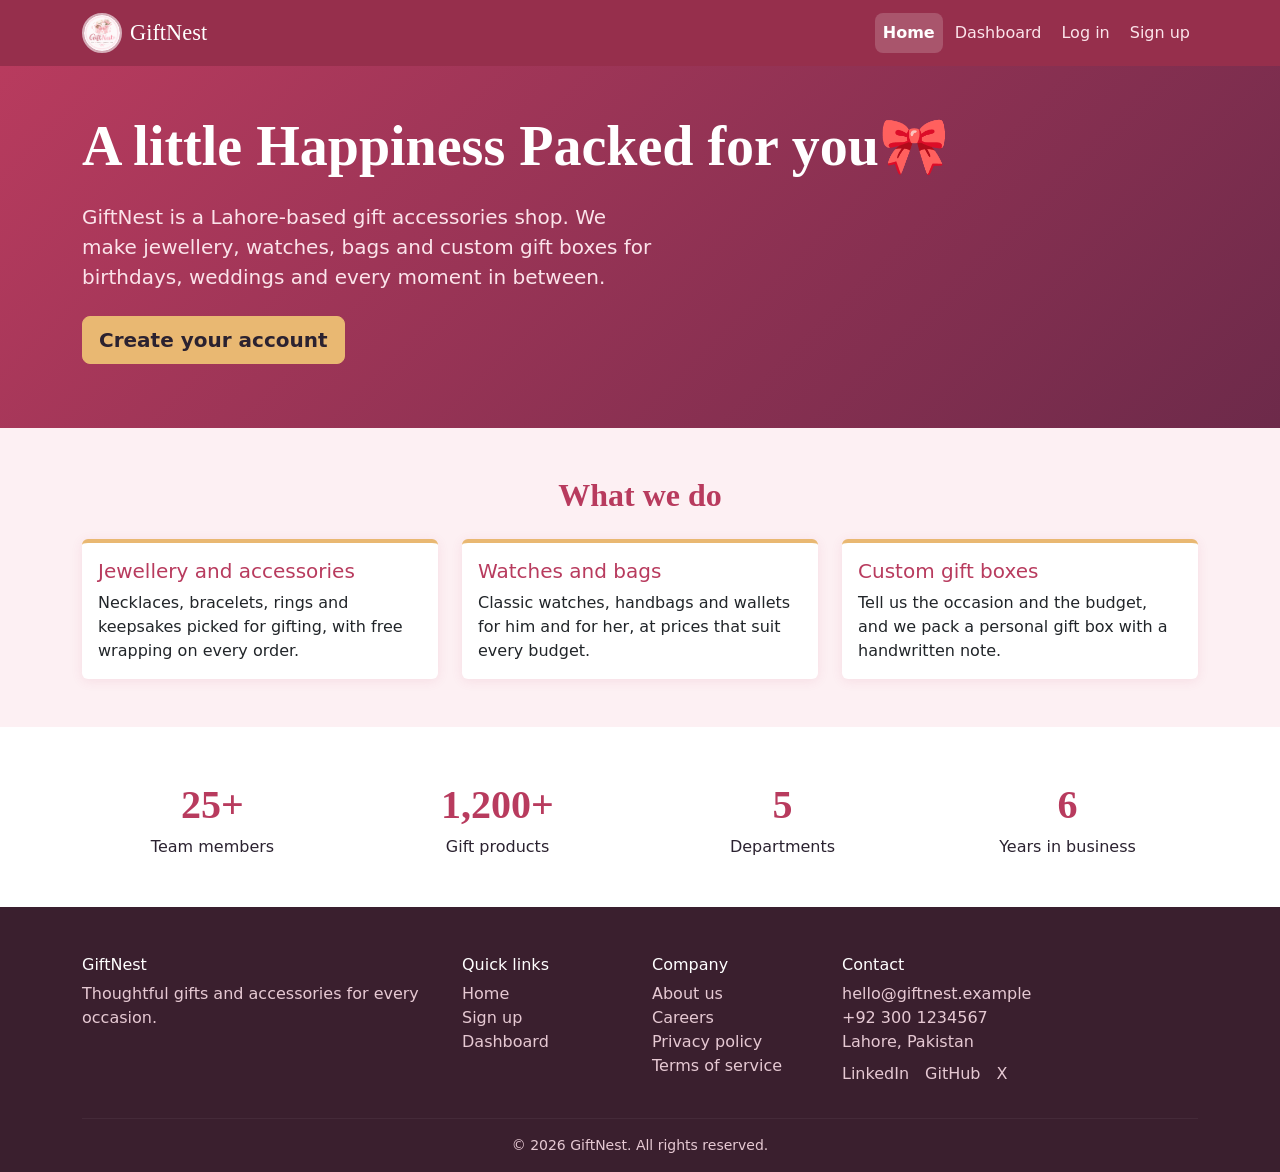
<file: index.html>
<!DOCTYPE html>
<html lang="en">
<head>
  <meta charset="UTF-8">
  <meta name="viewport" content="width=device-width, initial-scale=1">
  <title>Home | GiftNest</title>
  <link href="https://cdn.jsdelivr.net/npm/bootstrap@5.3.3/dist/css/bootstrap.min.css" rel="stylesheet">
  <link href="style.css" rel="stylesheet">
</head>
<body class="d-flex flex-column min-vh-100">

  <header>
    <nav class="navbar navbar-expand-lg navbar-gift">
      <div class="container">
        <a class="navbar-brand d-flex align-items-center gap-2" href="index.html">
         <img src="logo.png" alt="GiftNest logo" class="brand-logo"> GiftNest
        </a>
        <button class="navbar-toggler" type="button" data-bs-toggle="collapse" data-bs-target="#mainMenu" aria-controls="mainMenu" aria-expanded="false" aria-label="Toggle navigation">
          <span class="navbar-toggler-icon"></span>
        </button>
        <div class="collapse navbar-collapse" id="mainMenu">
          <ul class="navbar-nav ms-auto gap-lg-1">
            <li class="nav-item"><a class="nav-link active" aria-current="page" href="index.html">Home</a></li>
            <li class="nav-item"><a class="nav-link" href="dashboard.html">Dashboard</a></li>
            <li class="nav-item"><a class="nav-link" href="login.html">Log in</a></li>
            <li class="nav-item"><a class="nav-link" href="signup.html">Sign up</a></li>
          </ul>
        </div>
      </div>
    </nav>
  </header>

  <main class="flex-grow-1">

    <!-- Hero -->
    <section class="hero">
      <div class="container">
        <h1 class="display-4">A little Happiness Packed for you🎀 </h1>
        <p class="lead my-4">GiftNest is a Lahore-based gift accessories shop. We make jewellery, watches, bags and custom gift boxes for birthdays, weddings and every moment in between.</p>
        <a href="signup.html" class="btn btn-gold btn-lg">Create your account</a>
      </div>
    </section>

    <!-- Services -->
    <section class="py-5">
      <div class="container">
        <h2 class="section-title text-center mb-4">What we do</h2>
        <div class="row g-4">
          <div class="col-12 col-md-6 col-lg-4">
            <article class="card service-card h-100">
              <div class="card-body">
                <h3 class="card-title h5">Jewellery and accessories</h3>
                <p class="card-text">Necklaces, bracelets, rings and keepsakes picked for gifting, with free wrapping on every order.</p>
              </div>
            </article>
          </div>
          <div class="col-12 col-md-6 col-lg-4">
            <article class="card service-card h-100">
              <div class="card-body">
                <h3 class="card-title h5">Watches and bags</h3>
                <p class="card-text">Classic watches, handbags and wallets for him and for her, at prices that suit every budget.</p>
              </div>
            </article>
          </div>
          <div class="col-12 col-md-6 col-lg-4">
            <article class="card service-card h-100">
              <div class="card-body">
                <h3 class="card-title h5">Custom gift boxes</h3>
                <p class="card-text">Tell us the occasion and the budget, and we pack a personal gift box with a handwritten note.</p>
              </div>
            </article>
          </div>
        </div>
      </div>
    </section>

    <!-- Numbers -->
    <section class="stats py-5">
      <div class="container">
        <div class="row g-4 text-center">
          <div class="col-6 col-md-3"><div class="stat-number">25+</div><div>Team members</div></div>
          <div class="col-6 col-md-3"><div class="stat-number">1,200+</div><div>Gift products</div></div>
          <div class="col-6 col-md-3"><div class="stat-number">5</div><div>Departments</div></div>
          <div class="col-6 col-md-3"><div class="stat-number">6</div><div>Years in business</div></div>
        </div>
      </div>
    </section>

  </main>

  <footer class="site-footer pt-5 pb-3">
    <div class="container">
      <div class="row g-4">
        <div class="col-12 col-lg-4">
          <h2>GiftNest</h2>
          <p>Thoughtful gifts and accessories for every occasion.</p>
        </div>
        <div class="col-6 col-md-3 col-lg-2">
          <h2>Quick links</h2>
          <ul class="list-unstyled">
            <li><a href="index.html">Home</a></li>
            <li><a href="signup.html">Sign up</a></li>
            <li><a href="dashboard.html">Dashboard</a></li>
          </ul>
        </div>
        <div class="col-6 col-md-3 col-lg-2">
          <h2>Company</h2>
          <ul class="list-unstyled">
            <li><a href="#">About us</a></li>
            <li><a href="#">Careers</a></li>
            <li><a href="#">Privacy policy</a></li>
            <li><a href="#">Terms of service</a></li>
          </ul>
        </div>
        <div class="col-12 col-md-6 col-lg-4">
          <h2>Contact</h2>
          <address class="mb-2">hello@giftnest.example<br>+92 300 1234567<br>Lahore, Pakistan</address>
          <div class="d-flex gap-3">
            <a href="https://www.linkedin.com" target="_blank" rel="noopener">LinkedIn</a>
            <a href="https://github.com" target="_blank" rel="noopener">GitHub</a>
            <a href="https://x.com" target="_blank" rel="noopener">X</a>
          </div>
        </div>
      </div>
      <hr class="mt-4">
      <p class="text-center small mb-0">&copy; 2026 GiftNest. All rights reserved.</p>
    </div>
  </footer>

  <script src="https://cdn.jsdelivr.net/npm/bootstrap@5.3.3/dist/js/bootstrap.bundle.min.js"></script>
</body>
</html>
</file>
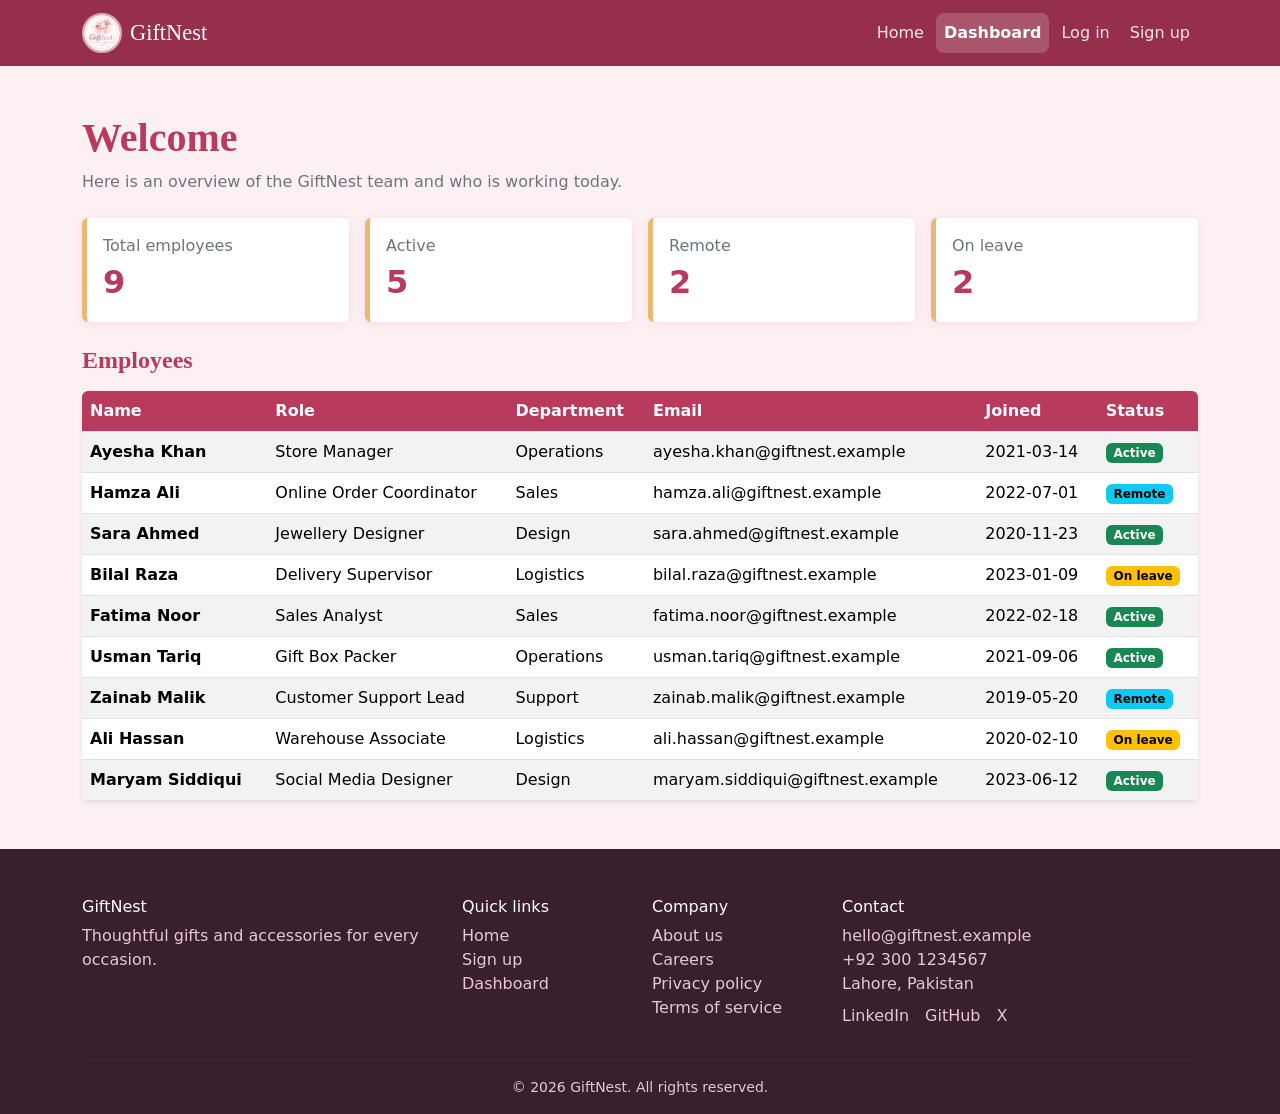
<file: dashboard.html>
<!DOCTYPE html>
<html lang="en">
<head>
  <meta charset="UTF-8">
  <meta name="viewport" content="width=device-width, initial-scale=1">
  <title>Dashboard | GiftNest</title>
  <link href="https://cdn.jsdelivr.net/npm/bootstrap@5.3.3/dist/css/bootstrap.min.css" rel="stylesheet">
  <link href="style.css" rel="stylesheet">
</head>
<body class="d-flex flex-column min-vh-100">

  <header>
    <nav class="navbar navbar-expand-lg navbar-gift">
      <div class="container">
        <a class="navbar-brand d-flex align-items-center gap-2" href="index.html">
          <img src="logo.png" alt="GiftNest logo" class="brand-logo"> GiftNest
        </a>
        <button class="navbar-toggler" type="button" data-bs-toggle="collapse" data-bs-target="#mainMenu" aria-controls="mainMenu" aria-expanded="false" aria-label="Toggle navigation">
          <span class="navbar-toggler-icon"></span>
        </button>
        <div class="collapse navbar-collapse" id="mainMenu">
          <ul class="navbar-nav ms-auto gap-lg-1">
            <li class="nav-item"><a class="nav-link" href="index.html">Home</a></li>
            <li class="nav-item"><a class="nav-link active" aria-current="page" href="dashboard.html">Dashboard</a></li>
            <li class="nav-item"><a class="nav-link" href="login.html">Log in</a></li>
            <li class="nav-item"><a class="nav-link" href="signup.html">Sign up</a></li>
          </ul>
        </div>
      </div>
    </nav>
  </header>

  <main class="flex-grow-1 py-5">
    <div class="container">

      <!-- Welcome -->
      <section class="mb-4">
        <h1 class="section-title">Welcome<span id="welcome-name"></span></h1>
        <p class="text-secondary">Here is an overview of the GiftNest team and who is working today.</p>
      </section>

      <!-- Summary cards -->
      <section class="row g-3 mb-4">
        <div class="col-6 col-lg-3">
          <div class="card summary-card"><div class="card-body">
            <div class="text-secondary">Total employees</div>
            <div class="count" id="count-total">0</div>
          </div></div>
        </div>
        <div class="col-6 col-lg-3">
          <div class="card summary-card"><div class="card-body">
            <div class="text-secondary">Active</div>
            <div class="count" id="count-active">0</div>
          </div></div>
        </div>
        <div class="col-6 col-lg-3">
          <div class="card summary-card"><div class="card-body">
            <div class="text-secondary">Remote</div>
            <div class="count" id="count-remote">0</div>
          </div></div>
        </div>
        <div class="col-6 col-lg-3">
          <div class="card summary-card"><div class="card-body">
            <div class="text-secondary">On leave</div>
            <div class="count" id="count-leave">0</div>
          </div></div>
        </div>
      </section>

      <!-- Employee table -->
      <section>
        <h2 class="h4 section-title mb-3">Employees</h2>
        <div class="table-responsive bg-white rounded shadow-sm">
          <table class="table table-striped table-hover align-middle mb-0">
            <thead>
              <tr>
                <th>Name</th>
                <th>Role</th>
                <th>Department</th>
                <th>Email</th>
                <th>Joined</th>
                <th>Status</th>
              </tr>
            </thead>
            <tbody id="employee-rows"></tbody>
          </table>
        </div>
      </section>

    </div>
  </main>

  <footer class="site-footer pt-5 pb-3">
    <div class="container">
      <div class="row g-4">
        <div class="col-12 col-lg-4">
          <h2>GiftNest</h2>
          <p>Thoughtful gifts and accessories for every occasion.</p>
        </div>
        <div class="col-6 col-md-3 col-lg-2">
          <h2>Quick links</h2>
          <ul class="list-unstyled">
            <li><a href="index.html">Home</a></li>
            <li><a href="signup.html">Sign up</a></li>
            <li><a href="dashboard.html">Dashboard</a></li>
          </ul>
        </div>
        <div class="col-6 col-md-3 col-lg-2">
          <h2>Company</h2>
          <ul class="list-unstyled">
            <li><a href="#">About us</a></li>
            <li><a href="#">Careers</a></li>
            <li><a href="#">Privacy policy</a></li>
            <li><a href="#">Terms of service</a></li>
          </ul>
        </div>
        <div class="col-12 col-md-6 col-lg-4">
          <h2>Contact</h2>
          <address class="mb-2">hello@giftnest.example<br>+92 300 1234567<br>Lahore, Pakistan</address>
          <div class="d-flex gap-3">
            <a href="https://www.linkedin.com" target="_blank" rel="noopener">LinkedIn</a>
            <a href="https://github.com" target="_blank" rel="noopener">GitHub</a>
            <a href="https://x.com" target="_blank" rel="noopener">X</a>
          </div>
        </div>
      </div>
      <hr class="mt-4">
      <p class="text-center small mb-0">&copy; 2026 GiftNest. All rights reserved.</p>
    </div>
  </footer>

  <script src="https://cdn.jsdelivr.net/npm/bootstrap@5.3.3/dist/js/bootstrap.bundle.min.js"></script>
  <script src="dashboard.js"></script>
</body>
</html>
</file>
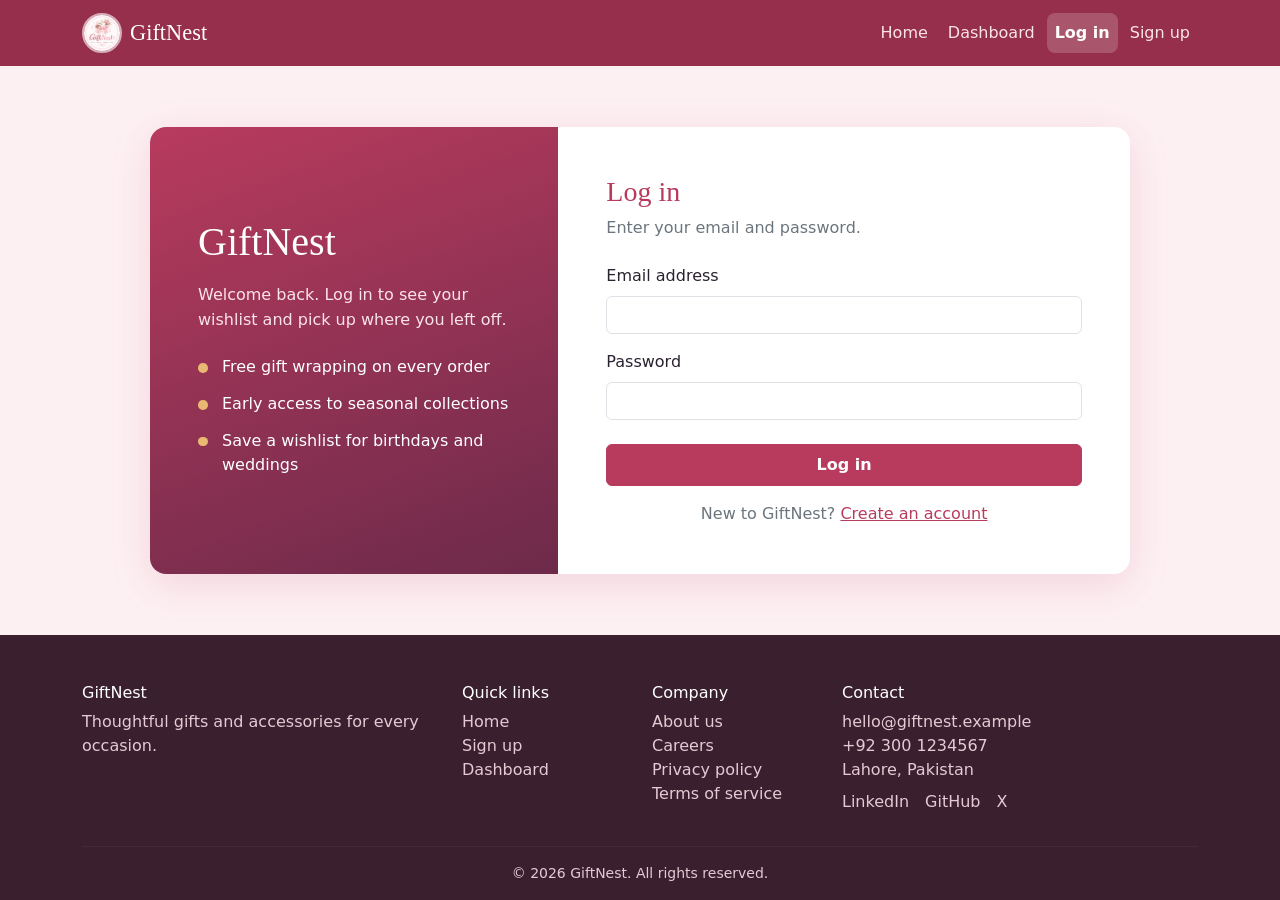
<file: login.html>
<!DOCTYPE html>
<html lang="en">
<head>
  <meta charset="UTF-8">
  <meta name="viewport" content="width=device-width, initial-scale=1">
  <title>Log in | GiftNest</title>
  <link href="https://cdn.jsdelivr.net/npm/bootstrap@5.3.3/dist/css/bootstrap.min.css" rel="stylesheet">
  <link href="style.css" rel="stylesheet">
</head>
<body class="d-flex flex-column min-vh-100">

  <header>
    <nav class="navbar navbar-expand-lg navbar-gift">
      <div class="container">
        <a class="navbar-brand d-flex align-items-center gap-2" href="index.html">
          <img src="logo.png" alt="GiftNest logo" class="brand-logo"> GiftNest
        </a>
        <button class="navbar-toggler" type="button" data-bs-toggle="collapse" data-bs-target="#mainMenu" aria-controls="mainMenu" aria-expanded="false" aria-label="Toggle navigation">
          <span class="navbar-toggler-icon"></span>
        </button>
        <div class="collapse navbar-collapse" id="mainMenu">
          <ul class="navbar-nav ms-auto gap-lg-1">
            <li class="nav-item"><a class="nav-link" href="index.html">Home</a></li>
            <li class="nav-item"><a class="nav-link" href="dashboard.html">Dashboard</a></li>
            <li class="nav-item"><a class="nav-link active" aria-current="page" href="login.html">Log in</a></li>
            <li class="nav-item"><a class="nav-link" href="signup.html">Sign up</a></li>
          </ul>
        </div>
      </div>
    </nav>
  </header>

  <main class="flex-grow-1 auth-page d-flex align-items-center">
    <div class="container">
      <div class="row g-0 auth-wrapper mx-auto">

        <section class="col-lg-5 brand-panel d-flex flex-column justify-content-center p-4 p-lg-5">
          <h1 class="brand-name">GiftNest</h1>
          <p class="brand-text">Welcome back. Log in to see your wishlist and pick up where you left off.</p>
          <ul class="list-unstyled brand-perks mb-0">
            <li>Free gift wrapping on every order</li>
            <li>Early access to seasonal collections</li>
            <li>Save a wishlist for birthdays and weddings</li>
          </ul>
        </section>

        <section class="col-lg-7 form-panel p-4 p-lg-5 d-flex flex-column justify-content-center">
          <h2 class="h3 form-title">Log in</h2>
          <p class="text-secondary mb-4">Enter your email and password.</p>

          <div id="no-account" class="alert alert-warning d-none" role="alert">
            We couldn't find an account with that email.
            <a href="signup.html" class="alert-link">Create one here</a>.
          </div>

          <form id="login-form" novalidate>
            <div class="mb-3">
              <label for="email" class="form-label">Email address</label>
              <input type="email" class="form-control" id="email" required>
              <div class="invalid-feedback">Enter a valid email, like name@example.com.</div>
            </div>

            <div class="mb-4">
              <label for="password" class="form-label">Password</label>
              <input type="password" class="form-control" id="password" required>
              <div class="invalid-feedback" id="password-feedback">Enter your password.</div>
            </div>

            <button type="submit" class="btn btn-gift w-100 py-2">Log in</button>
            <p class="text-center text-secondary mt-3 mb-0">
              New to GiftNest? <a href="signup.html">Create an account</a>
            </p>
          </form>
        </section>

      </div>
    </div>
  </main>

  <footer class="site-footer pt-5 pb-3">
    <div class="container">
      <div class="row g-4">
        <div class="col-12 col-lg-4">
          <h2>GiftNest</h2>
          <p>Thoughtful gifts and accessories for every occasion.</p>
        </div>
        <div class="col-6 col-md-3 col-lg-2">
          <h2>Quick links</h2>
          <ul class="list-unstyled">
            <li><a href="index.html">Home</a></li>
            <li><a href="signup.html">Sign up</a></li>
            <li><a href="dashboard.html">Dashboard</a></li>
          </ul>
        </div>
        <div class="col-6 col-md-3 col-lg-2">
          <h2>Company</h2>
          <ul class="list-unstyled">
            <li><a href="#">About us</a></li>
            <li><a href="#">Careers</a></li>
            <li><a href="#">Privacy policy</a></li>
            <li><a href="#">Terms of service</a></li>
          </ul>
        </div>
        <div class="col-12 col-md-6 col-lg-4">
          <h2>Contact</h2>
          <address class="mb-2">hello@giftnest.example<br>+92 300 1234567<br>Lahore, Pakistan</address>
          <div class="d-flex gap-3">
            <a href="https://www.linkedin.com" target="_blank" rel="noopener">LinkedIn</a>
            <a href="https://github.com" target="_blank" rel="noopener">GitHub</a>
            <a href="https://x.com" target="_blank" rel="noopener">X</a>
          </div>
        </div>
      </div>
      <hr class="mt-4">
      <p class="text-center small mb-0">&copy; 2026 GiftNest. All rights reserved.</p>
    </div>
  </footer>

  <script src="https://cdn.jsdelivr.net/npm/bootstrap@5.3.3/dist/js/bootstrap.bundle.min.js"></script>
  <script src="login.js"></script>
</body>
</html>
</file>
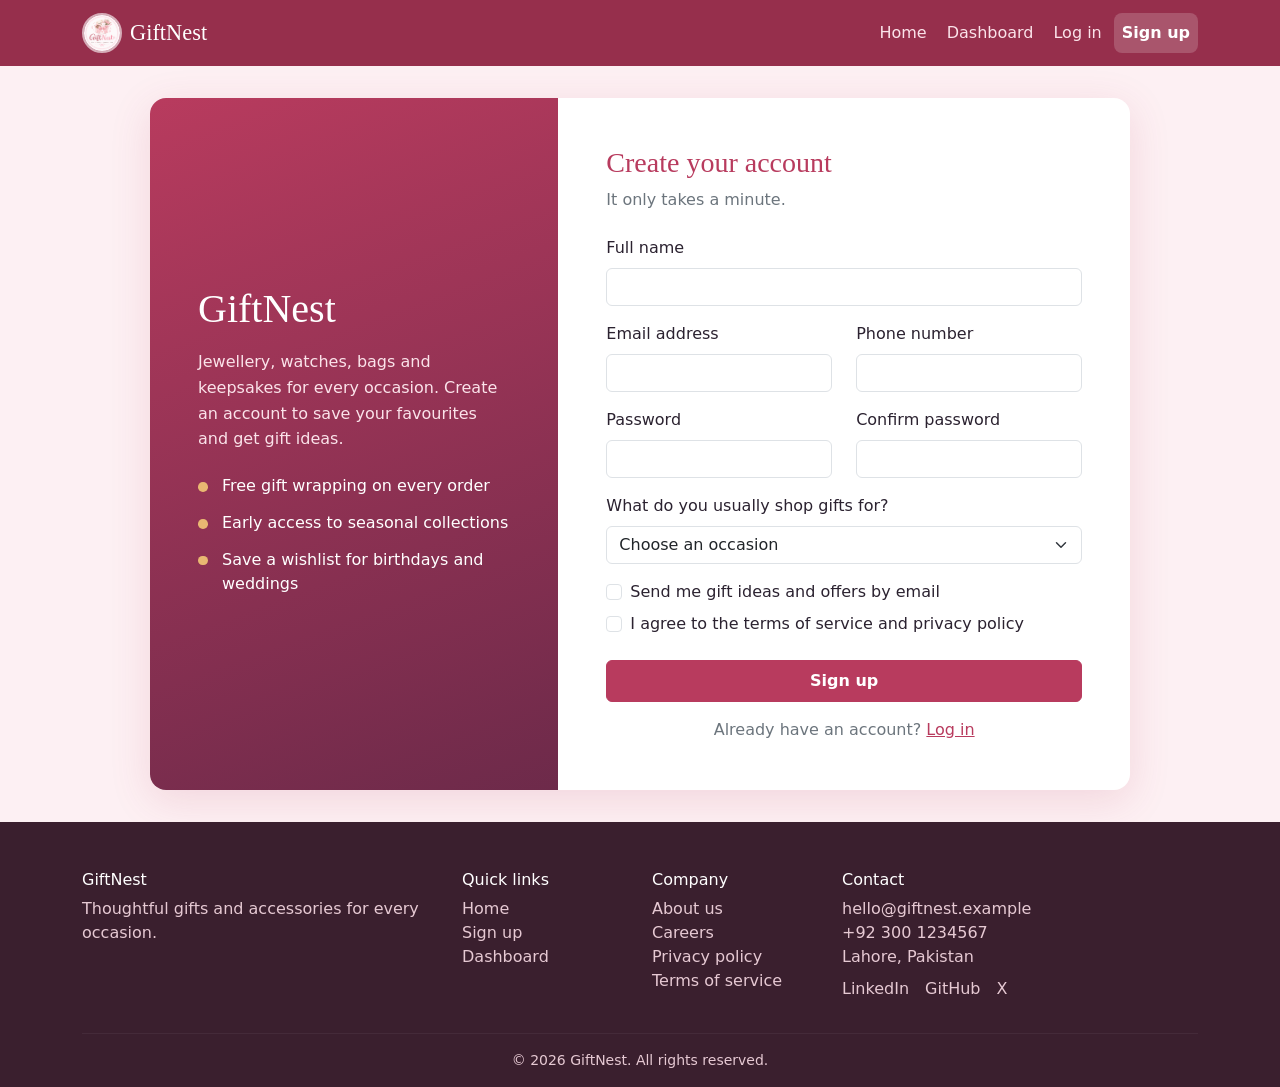
<file: signup.html>
<!DOCTYPE html>
<html lang="en">
<head>
  <meta charset="UTF-8">
  <meta name="viewport" content="width=device-width, initial-scale=1">
  <title>Sign up | GiftNest</title>
  <link href="https://cdn.jsdelivr.net/npm/bootstrap@5.3.3/dist/css/bootstrap.min.css" rel="stylesheet">
  <link href="style.css" rel="stylesheet">
</head>
<body class="d-flex flex-column min-vh-100">

  <header>
    <nav class="navbar navbar-expand-lg navbar-gift">
      <div class="container">
        <a class="navbar-brand d-flex align-items-center gap-2" href="index.html">
          <img src="logo.png" alt="GiftNest logo" class="brand-logo"> GiftNest
        </a>
        <button class="navbar-toggler" type="button" data-bs-toggle="collapse" data-bs-target="#mainMenu" aria-controls="mainMenu" aria-expanded="false" aria-label="Toggle navigation">
          <span class="navbar-toggler-icon"></span>
        </button>
        <div class="collapse navbar-collapse" id="mainMenu">
          <ul class="navbar-nav ms-auto gap-lg-1">
            <li class="nav-item"><a class="nav-link" href="index.html">Home</a></li>
            <li class="nav-item"><a class="nav-link" href="dashboard.html">Dashboard</a></li>
            <li class="nav-item"><a class="nav-link" href="login.html">Log in</a></li>
            <li class="nav-item"><a class="nav-link active" aria-current="page" href="signup.html">Sign up</a></li>
          </ul>
        </div>
      </div>
    </nav>
  </header>

  <main class="flex-grow-1 auth-page d-flex align-items-center">
    <div class="container">
      <div class="row g-0 auth-wrapper mx-auto">

        <section class="col-lg-5 brand-panel d-flex flex-column justify-content-center p-4 p-lg-5">
          <h1 class="brand-name">GiftNest</h1>
          <p class="brand-text">Jewellery, watches, bags and keepsakes for every occasion. Create an account to save your favourites and get gift ideas.</p>
          <ul class="list-unstyled brand-perks mb-0">
            <li>Free gift wrapping on every order</li>
            <li>Early access to seasonal collections</li>
            <li>Save a wishlist for birthdays and weddings</li>
          </ul>
        </section>

        <section class="col-lg-7 form-panel p-4 p-lg-5">
          <h2 class="h3 form-title">Create your account</h2>
          <p class="text-secondary mb-4">It only takes a minute.</p>

          <form id="signup-form" novalidate>
            <div class="row">
              <div class="col-12 mb-3">
                <label for="full-name" class="form-label">Full name</label>
                <input type="text" class="form-control" id="full-name" required minlength="3">
                <div class="invalid-feedback">Enter your full name (at least 3 characters).</div>
              </div>

              <div class="col-12 col-md-6 mb-3">
                <label for="email" class="form-label">Email address</label>
                <input type="email" class="form-control" id="email" required>
                <div class="invalid-feedback" id="email-feedback">Enter a valid email, like name@example.com.</div>
              </div>

              <div class="col-12 col-md-6 mb-3">
                <label for="phone" class="form-label">Phone number</label>
                <input type="tel" class="form-control" id="phone" required pattern="[0-9+\- ]{10,15}">
                <div class="invalid-feedback">Enter a phone number with 10 to 15 digits.</div>
              </div>

              <div class="col-12 col-md-6 mb-3">
                <label for="password" class="form-label">Password</label>
                <input type="password" class="form-control" id="password" required minlength="8">
                <div class="invalid-feedback">Use at least 8 characters.</div>
              </div>

              <div class="col-12 col-md-6 mb-3">
                <label for="confirm-password" class="form-label">Confirm password</label>
                <input type="password" class="form-control" id="confirm-password" required>
                <div class="invalid-feedback">Passwords do not match.</div>
              </div>

              <div class="col-12 mb-3">
                <label for="occasion" class="form-label">What do you usually shop gifts for?</label>
                <select class="form-select" id="occasion" required>
                  <option value="" selected disabled>Choose an occasion</option>
                  <option>Birthdays</option>
                  <option>Weddings</option>
                  <option>Anniversaries</option>
                  <option>Eid and festivals</option>
                  <option>Just because</option>
                </select>
                <div class="invalid-feedback">Please choose an occasion.</div>
              </div>
            </div>

            <div class="form-check mb-2">
              <input class="form-check-input" type="checkbox" id="newsletter">
              <label class="form-check-label" for="newsletter">Send me gift ideas and offers by email</label>
            </div>

            <div class="form-check mb-4">
              <input class="form-check-input" type="checkbox" id="terms" required>
              <label class="form-check-label" for="terms">I agree to the terms of service and privacy policy</label>
              <div class="invalid-feedback">You must agree before signing up.</div>
            </div>

            <button type="submit" class="btn btn-gift w-100 py-2">Sign up</button>
            <p class="text-center text-secondary mt-3 mb-0">Already have an account? <a href="login.html">Log in</a></p>
          </form>
        </section>

      </div>
    </div>
  </main>

  <footer class="site-footer pt-5 pb-3">
    <div class="container">
      <div class="row g-4">
        <div class="col-12 col-lg-4">
          <h2>GiftNest</h2>
          <p>Thoughtful gifts and accessories for every occasion.</p>
        </div>
        <div class="col-6 col-md-3 col-lg-2">
          <h2>Quick links</h2>
          <ul class="list-unstyled">
            <li><a href="index.html">Home</a></li>
            <li><a href="signup.html">Sign up</a></li>
            <li><a href="dashboard.html">Dashboard</a></li>
          </ul>
        </div>
        <div class="col-6 col-md-3 col-lg-2">
          <h2>Company</h2>
          <ul class="list-unstyled">
            <li><a href="#">About us</a></li>
            <li><a href="#">Careers</a></li>
            <li><a href="#">Privacy policy</a></li>
            <li><a href="#">Terms of service</a></li>
          </ul>
        </div>
        <div class="col-12 col-md-6 col-lg-4">
          <h2>Contact</h2>
          <address class="mb-2">hello@giftnest.example<br>+92 300 1234567<br>Lahore, Pakistan</address>
          <div class="d-flex gap-3">
            <a href="https://www.linkedin.com" target="_blank" rel="noopener">LinkedIn</a>
            <a href="https://github.com" target="_blank" rel="noopener">GitHub</a>
            <a href="https://x.com" target="_blank" rel="noopener">X</a>
          </div>
        </div>
      </div>
      <hr class="mt-4">
      <p class="text-center small mb-0">&copy; 2026 GiftNest. All rights reserved.</p>
    </div>
  </footer>

  <script src="https://cdn.jsdelivr.net/npm/bootstrap@5.3.3/dist/js/bootstrap.bundle.min.js"></script>
  <script src="signup.js"></script>
</body>
</html>
</file>
<file: style.css>
:root {
  --rose: #b83b5e;
  --rose-dark: #962f4c;
  --blush: #fdf0f3;
  --gold: #e9b872;
  --ink: #2b2230;
}

body {
  font-family: "Segoe UI", system-ui, sans-serif;
  color: var(--ink);
  background: var(--blush);
}

a { color: var(--rose); }

/* ---------- Navbar ---------- */
.navbar-gift { background: var(--rose-dark); }
.navbar-gift .navbar-brand {
  color: #fff;
  font-family: Georgia, "Times New Roman", serif;
  font-size: 1.4rem;
}
.navbar-gift .nav-link {
  color: #fbe3ea;
  padding: 0.5rem 1rem;
  border-radius: 0.5rem;
}
.navbar-gift .nav-link:hover { color: #fff; }
.navbar-gift .nav-link.active {
  color: #fff;
  background: rgba(255, 255, 255, 0.18);
  font-weight: 600;
}
.navbar-gift .navbar-toggler { border-color: rgba(255, 255, 255, 0.5); }
.navbar-gift .navbar-toggler-icon {
  background-image: url("data:image/svg+xml,%3csvg xmlns='http://www.w3.org/2000/svg' viewBox='0 0 30 30'%3e%3cpath stroke='rgba%28255,255,255,0.9%29' stroke-linecap='round' stroke-miterlimit='10' stroke-width='2' d='M4 7h22M4 15h22M4 23h22'/%3e%3c/svg%3e");
}
.brand-logo {
  height: 40px;
  width: 40px;
  border-radius: 50%;
  object-fit: cover;
  border: 2px solid rgba(255, 255, 255, 0.6);
}

/* ---------- Buttons ---------- */
.btn-gift {
  background: var(--rose);
  border-color: var(--rose);
  color: #fff;
  font-weight: 600;
}
.btn-gift:hover {
  background: var(--rose-dark);
  border-color: var(--rose-dark);
  color: #fff;
}
.btn-gold {
  background: var(--gold);
  border-color: var(--gold);
  color: var(--ink);
  font-weight: 600;
}
.btn-gold:hover {
  background: #dca75b;
  border-color: #dca75b;
  color: var(--ink);
}

/* ---------- Home page ---------- */
.hero {
  background: linear-gradient(135deg, var(--rose) 0%, #6d2a4a 100%);
  color: #fff;
  padding: 3rem 0 4rem;
}
.hero h1 {
  font-family: Georgia, "Times New Roman", serif;
  font-weight: 700;
  line-height: 1.15;
}
.hero p { max-width: 36rem; color: #fbe3ea; }

.section-title {
  font-family: Georgia, "Times New Roman", serif;
  color: var(--rose);
  font-weight: 700;
}
.service-card {
  border: 0;
  border-top: 4px solid var(--gold);
  box-shadow: 0 2px 12px rgba(184, 59, 94, 0.1);
}
.service-card .card-title { color: var(--rose); }

.stats { background: #fff; }
.stat-number {
  font-family: Georgia, "Times New Roman", serif;
  font-size: 2.5rem;
  font-weight: 700;
  color: var(--rose);
}

/* ---------- Login and signup pages ---------- */
.auth-page { padding: 2rem 0; }
.auth-wrapper {
  max-width: 980px;
  border-radius: 1rem;
  overflow: hidden;
  background: #fff;
  box-shadow: 0 10px 40px rgba(184, 59, 94, 0.15);
}
.brand-panel {
  background: linear-gradient(160deg, var(--rose) 0%, #6d2a4a 100%);
  color: #fff;
}
.brand-name {
  font-family: Georgia, "Times New Roman", serif;
  font-size: 2.5rem;
  margin-bottom: 1rem;
}
.brand-text { color: #fbe3ea; line-height: 1.6; }
.brand-perks li {
  padding: 0.4rem 0 0.4rem 1.5rem;
  position: relative;
}
.brand-perks li::before {
  content: "";
  position: absolute;
  left: 0;
  top: 0.9rem;
  width: 0.6rem;
  height: 0.6rem;
  border-radius: 50%;
  background: var(--gold);
}
.form-title {
  font-family: Georgia, "Times New Roman", serif;
  color: var(--rose);
}
.form-control:focus,
.form-select:focus,
.form-check-input:focus {
  border-color: var(--rose);
  box-shadow: 0 0 0 0.2rem rgba(184, 59, 94, 0.2);
}
.form-check-input:checked {
  background-color: var(--rose);
  border-color: var(--rose);
}

/* ---------- Dashboard ---------- */
.summary-card {
  border: 0;
  border-left: 5px solid var(--gold);
  box-shadow: 0 2px 12px rgba(184, 59, 94, 0.1);
}
.summary-card .count {
  font-size: 2rem;
  font-weight: 700;
  color: var(--rose);
}
.table thead th {
  background: var(--rose);
  color: #fff;
  white-space: nowrap;
}
.table td { white-space: nowrap; }

/* ---------- Footer ---------- */
.site-footer { background: #3a1f2e; color: #e6c9d3; }
.site-footer h2 { color: #fff; font-size: 1rem; }
.site-footer a { color: #e6c9d3; text-decoration: none; }
.site-footer a:hover { color: #fff; text-decoration: underline; }
.site-footer hr { border-color: rgba(255, 255, 255, 0.2); }

/* Tablets and phones */
@media (max-width: 991.98px) {
  .hero { padding: 2.5rem 0 3rem; }
  .hero h1 { font-size: 2.5rem; }
}

@media (max-width: 575.98px) {
  .hero { padding: 2rem 0 2.5rem; }
  .hero h1 { font-size: 1.9rem; }
  .hero .lead { font-size: 1rem; margin: 1rem 0 !important; }
  .hero .btn { width: 100%; }
  .brand-logo { height: 34px; width: 34px; }
  .navbar-gift .navbar-brand { font-size: 1.2rem; }
  .stat-number { font-size: 2rem; }
}
</file>
